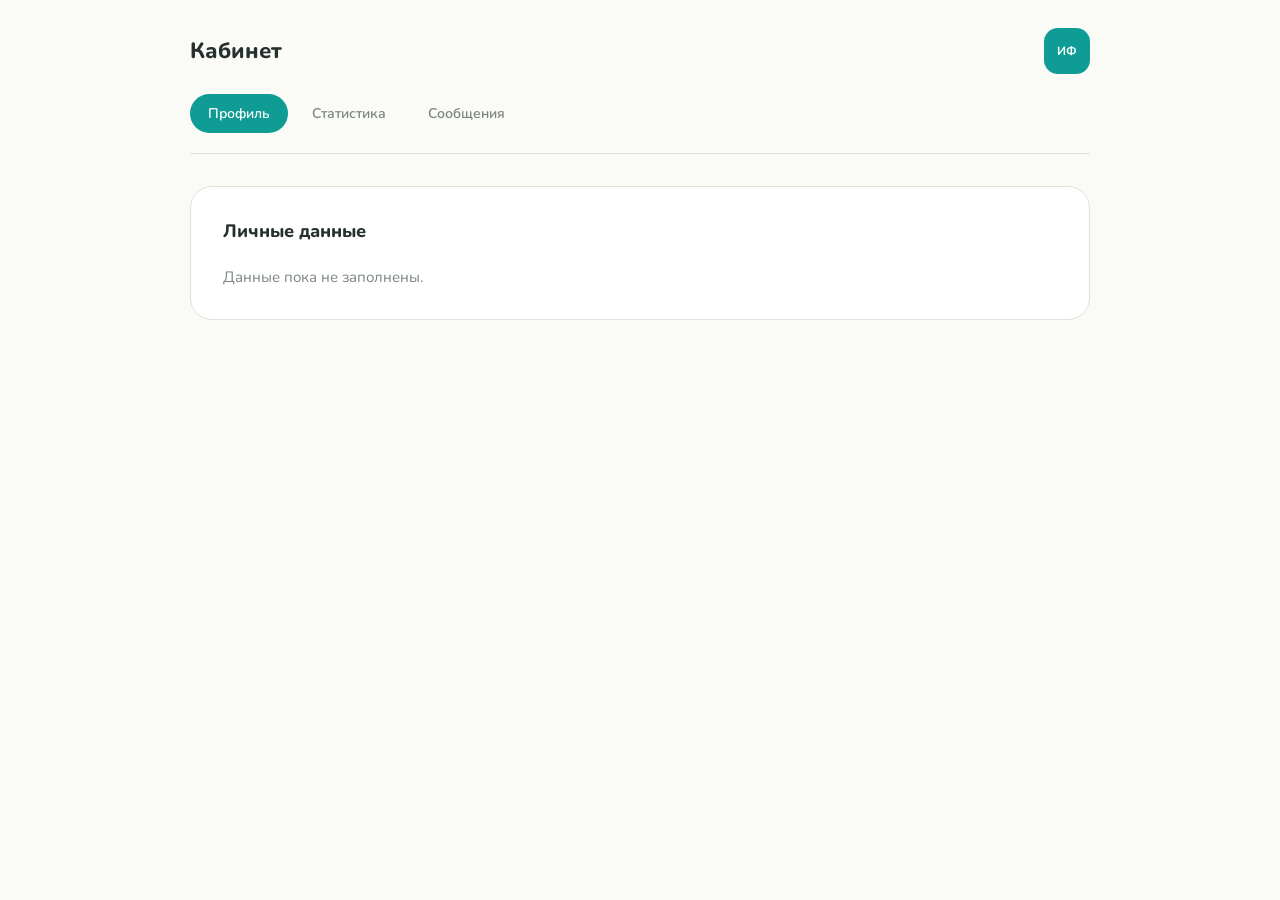
<file: index.html>
<!DOCTYPE html>
<html lang="ru">
<head>
    <meta charset="UTF-8">
    <meta name="viewport" content="width=device-width, initial-scale=1.0">
    <title>Профиль</title>
    <link rel="stylesheet" href="assets/styles/style.css">
</head>
<body>
    <header class="appbar">
        <span class="appbar__title">Кабинет</span>
        <a href="profile.html" class="appbar__avatar">ИФ</a>
    </header>

    <nav class="tabbar">
        <a href="profile.html" class="tabbar__item is-current">Профиль</a>
        <a href="stats.html" class="tabbar__item">Статистика</a>
        <a href="message.html" class="tabbar__item">Сообщения</a>
    </nav>

    <main class="page">
        <section class="card">
            <h1 class="card__heading">Личные данные</h1>
            <p class="placeholder-text">Данные пока не заполнены.</p>
        </section>
    </main>
</body>
</html>
</file>
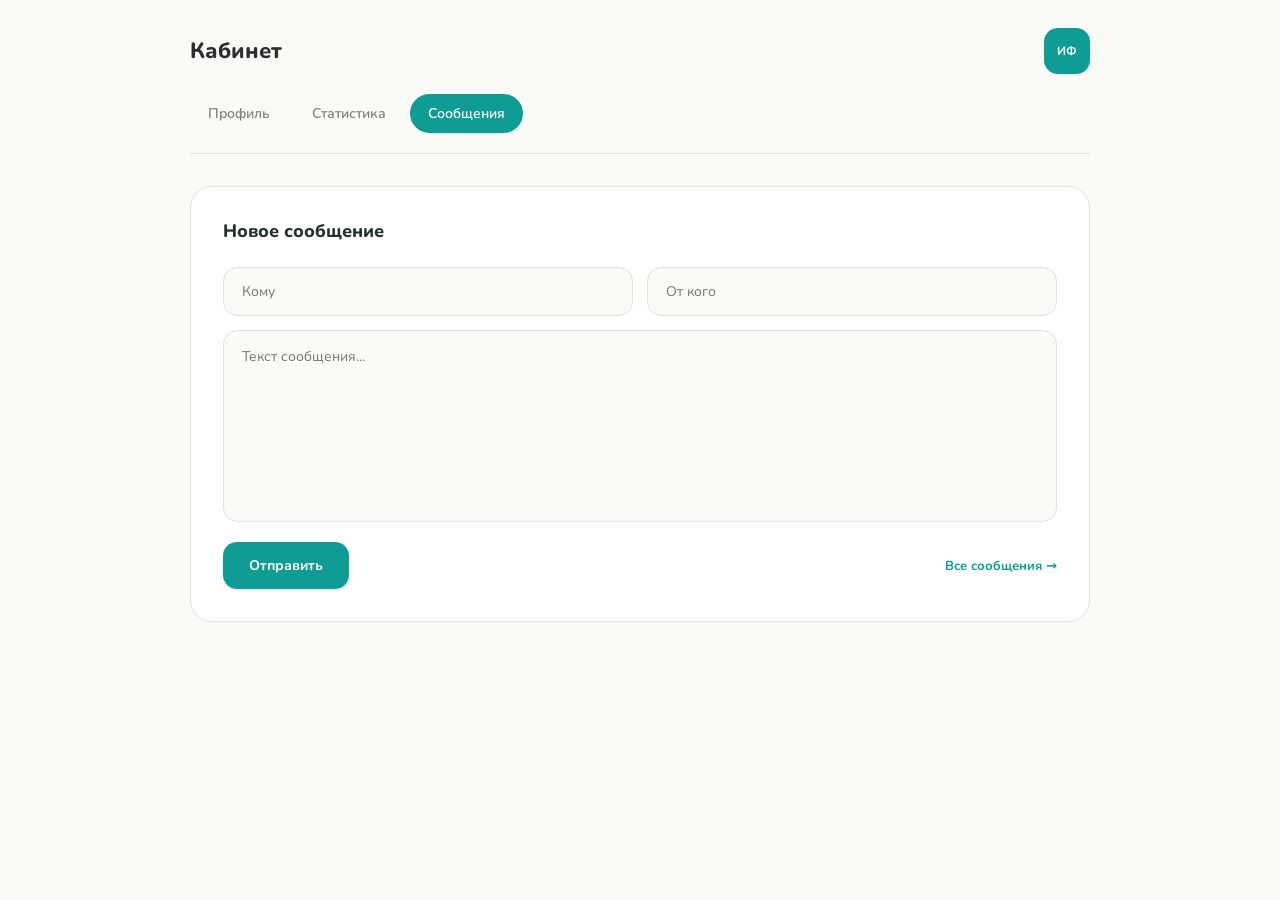
<file: message.html>
<!DOCTYPE html>
<html lang="ru">
<head>
    <meta charset="UTF-8">
    <meta name="viewport" content="width=device-width, initial-scale=1.0">
    <title>Сообщения</title>
    <link rel="stylesheet" href="assets/styles/style.css">
</head>
<body>
    <header class="appbar">
        <span class="appbar__title">Кабинет</span>
        <a href="profile.html" class="appbar__avatar">ИФ</a>
    </header>

    <nav class="tabbar">
        <a href="profile.html" class="tabbar__item">Профиль</a>
        <a href="stats.html" class="tabbar__item">Статистика</a>
        <a href="message.html" class="tabbar__item is-current">Сообщения</a>
    </nav>

    <main class="page">
        <section class="card">
            <h1 class="card__heading">Новое сообщение</h1>

            <form class="compose" action="">
                <div class="compose__row">
                    <input class="compose__field" type="text" placeholder="Кому">
                    <input class="compose__field" type="text" placeholder="От кого">
                </div>
                <textarea class="compose__textarea" placeholder="Текст сообщения…"></textarea>

                <div class="compose__footer">
                    <button class="compose__submit" type="submit">Отправить</button>
                    <a href="#" class="link-more">Все сообщения →</a>
                </div>
            </form>
        </section>
    </main>
</body>
</html>
</file>
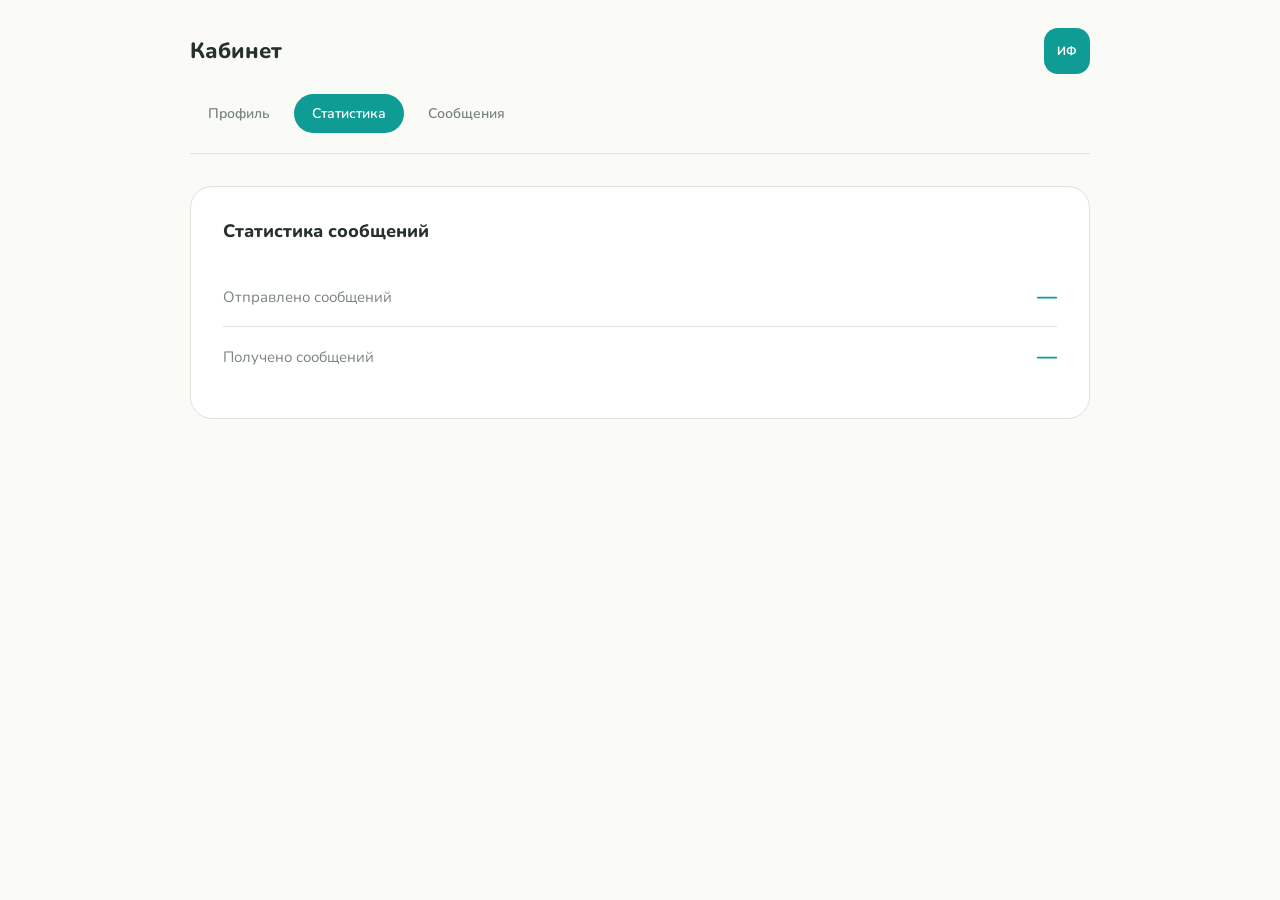
<file: stats.html>
<!DOCTYPE html>
<html lang="ru">
<head>
    <meta charset="UTF-8">
    <meta name="viewport" content="width=device-width, initial-scale=1.0">
    <title>Статистика</title>
    <link rel="stylesheet" href="assets/styles/style.css">
</head>
<body>
    <header class="appbar">
        <span class="appbar__title">Кабинет</span>
        <a href="profile.html" class="appbar__avatar">ИФ</a>
    </header>

    <nav class="tabbar">
        <a href="profile.html" class="tabbar__item">Профиль</a>
        <a href="stats.html" class="tabbar__item is-current">Статистика</a>
        <a href="message.html" class="tabbar__item">Сообщения</a>
    </nav>

    <main class="page">
        <section class="card">
            <h1 class="card__heading">Статистика сообщений</h1>

            <div class="stat-row">
                <span class="stat-row__label">Отправлено сообщений</span>
                <span class="stat-row__value">—</span>
            </div>
            <div class="stat-row">
                <span class="stat-row__label">Получено сообщений</span>
                <span class="stat-row__value">—</span>
            </div>
        </section>
    </main>
</body>
</html>
</file>
<file: assets/styles/style.css>
@import url('https://fonts.googleapis.com/css2?family=Nunito:wght@400;600;700;800&display=swap');

* {
    margin: 0;
    padding: 0;
    box-sizing: border-box;
    border: none;
}

:root {
    --bg: #FAFAF7;
    --surface: #ffffff;
    --line: #E4E1D8;

    --ink: #26312E;
    --ink-soft: #7A8580;

    --brand: #0E9C94;
    --brand-tint: #DFF4F2;

    --font: "Nunito", system-ui, sans-serif;
    --ease: all 0.18s ease;
}

body {
    background-color: var(--bg);
    font-family: var(--font);
    color: var(--ink);
    display: flex;
    flex-direction: column;
    align-items: center;
}

a {
    text-decoration: none;
    color: inherit;
}

/* Верхняя панель приложения */

.appbar {
    width: 74%;
    max-width: 900px;
    padding: 28px 0 20px;
    display: flex;
    align-items: center;
    justify-content: space-between;
}

.appbar__title {
    font-size: 1.375rem;
    font-weight: 800;
}

.appbar__avatar {
    width: 46px;
    height: 46px;
    border-radius: 14px;
    background-color: var(--brand);
    color: #fff;
    font-weight: 700;
    font-size: 0.75rem;
    display: flex;
    align-items: center;
    justify-content: center;
    transition: var(--ease);
}

.appbar__avatar:hover {
    transform: scale(1.06);
}

/* Вкладки-переключатели разделов */

.tabbar {
    width: 74%;
    max-width: 900px;
    display: flex;
    gap: 6px;
    padding-bottom: 20px;
    border-bottom: 1px solid var(--line);
}

.tabbar__item {
    padding: 10px 18px;
    border-radius: 999px;
    font-size: 0.875rem;
    font-weight: 600;
    color: var(--ink-soft);
    transition: var(--ease);
}

.tabbar__item:hover {
    background-color: var(--brand-tint);
    color: var(--brand);
}

.tabbar__item.is-current {
    background-color: var(--brand);
    color: #fff;
}

/* Карточка с содержимым страницы */

.page {
    width: 74%;
    max-width: 900px;
    padding: 32px 0 60px;
}

.card {
    background-color: var(--surface);
    border: 1px solid var(--line);
    border-radius: 22px;
    padding: 32px;
}

.card__heading {
    font-size: 1.125rem;
    font-weight: 800;
    margin-bottom: 24px;
}

.placeholder-text {
    color: var(--ink-soft);
    font-size: 0.9375rem;
}

/* Статистика */

.stat-row {
    display: flex;
    align-items: center;
    justify-content: space-between;
    padding: 16px 0;
    border-bottom: 1px solid var(--line);
}

.stat-row:last-child {
    border-bottom: none;
}

.stat-row__label {
    color: var(--ink-soft);
    font-size: 0.9375rem;
}

.stat-row__value {
    font-weight: 800;
    font-size: 1.25rem;
    color: var(--brand);
}

/* Форма сообщения */

.compose {
    display: flex;
    flex-direction: column;
    gap: 14px;
}

.compose__row {
    display: flex;
    gap: 14px;
}

.compose__field {
    flex: 1;
    padding: 14px 18px;
    border-radius: 14px;
    border: 1px solid var(--line);
    background-color: var(--bg);
    font-family: var(--font);
    font-size: 0.875rem;
    color: var(--ink);
    outline: none;
}

.compose__field:focus {
    border-color: var(--brand);
}

.compose__textarea {
    min-height: 12rem;
    padding: 16px 18px;
    border-radius: 14px;
    border: 1px solid var(--line);
    background-color: var(--bg);
    font-family: var(--font);
    font-size: 0.875rem;
    color: var(--ink);
    outline: none;
    resize: none;
}

.compose__textarea:focus {
    border-color: var(--brand);
}

.compose__footer {
    display: flex;
    align-items: center;
    justify-content: space-between;
    margin-top: 6px;
}

.compose__submit {
    padding: 14px 26px;
    border-radius: 14px;
    background-color: var(--brand);
    color: #fff;
    font-family: var(--font);
    font-weight: 700;
    font-size: 0.875rem;
    cursor: pointer;
    transition: var(--ease);
}

.compose__submit:hover {
    background-color: #0b8079;
}

.link-more {
    font-size: 0.8125rem;
    font-weight: 700;
    color: var(--brand);
}

.link-more:hover {
    text-decoration: underline;
}
</file>
